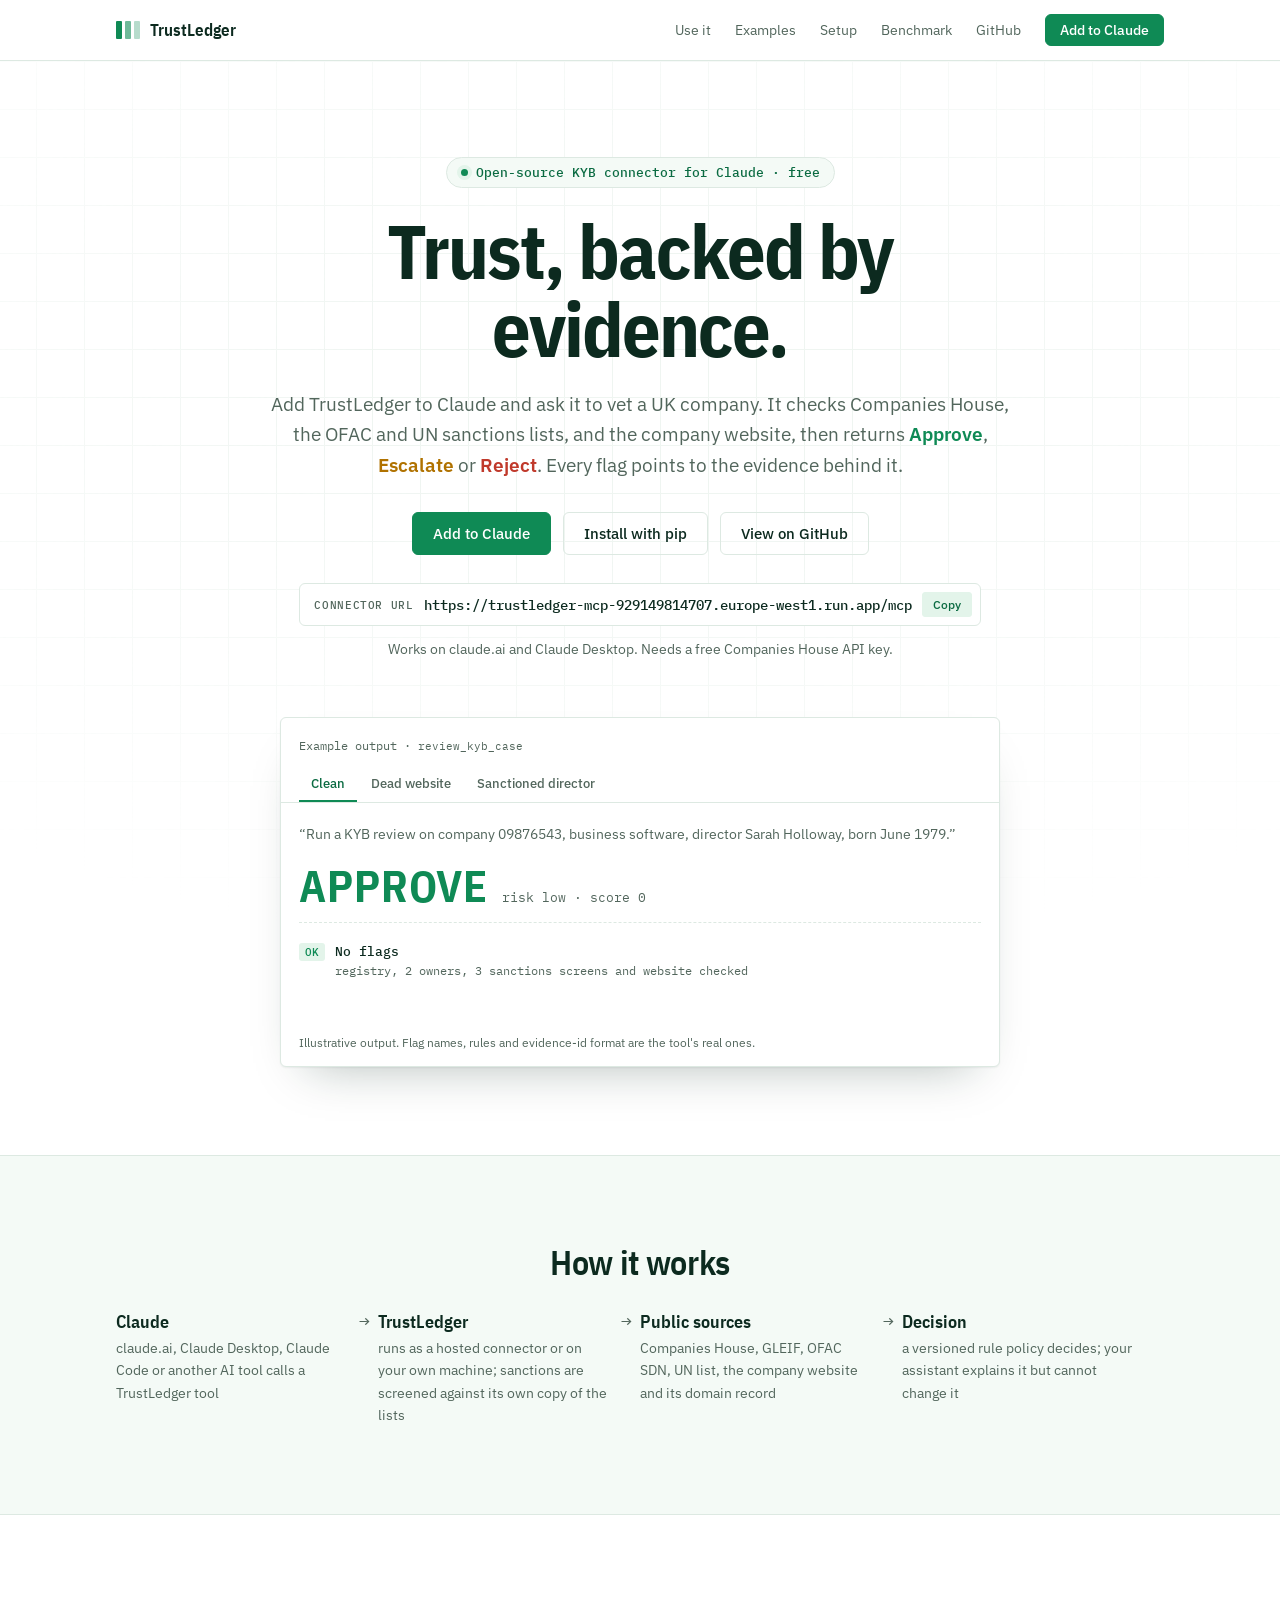
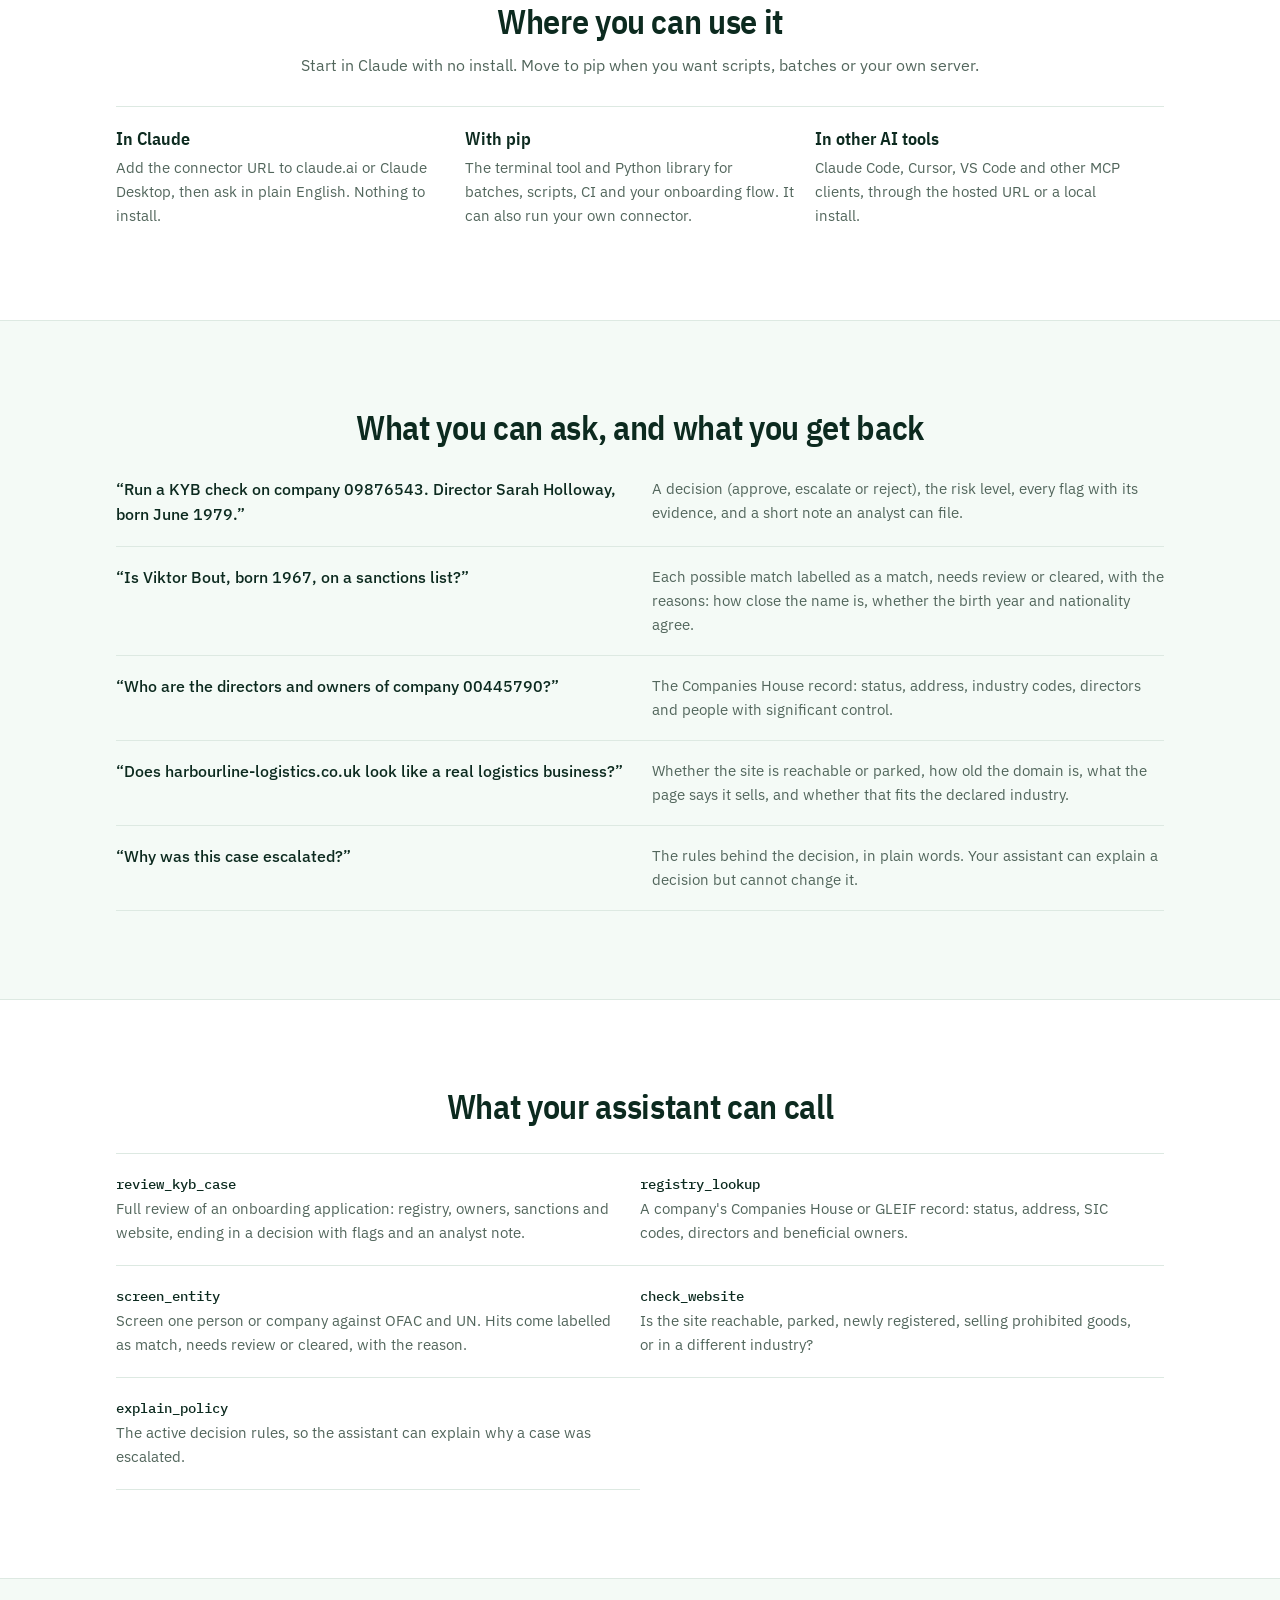
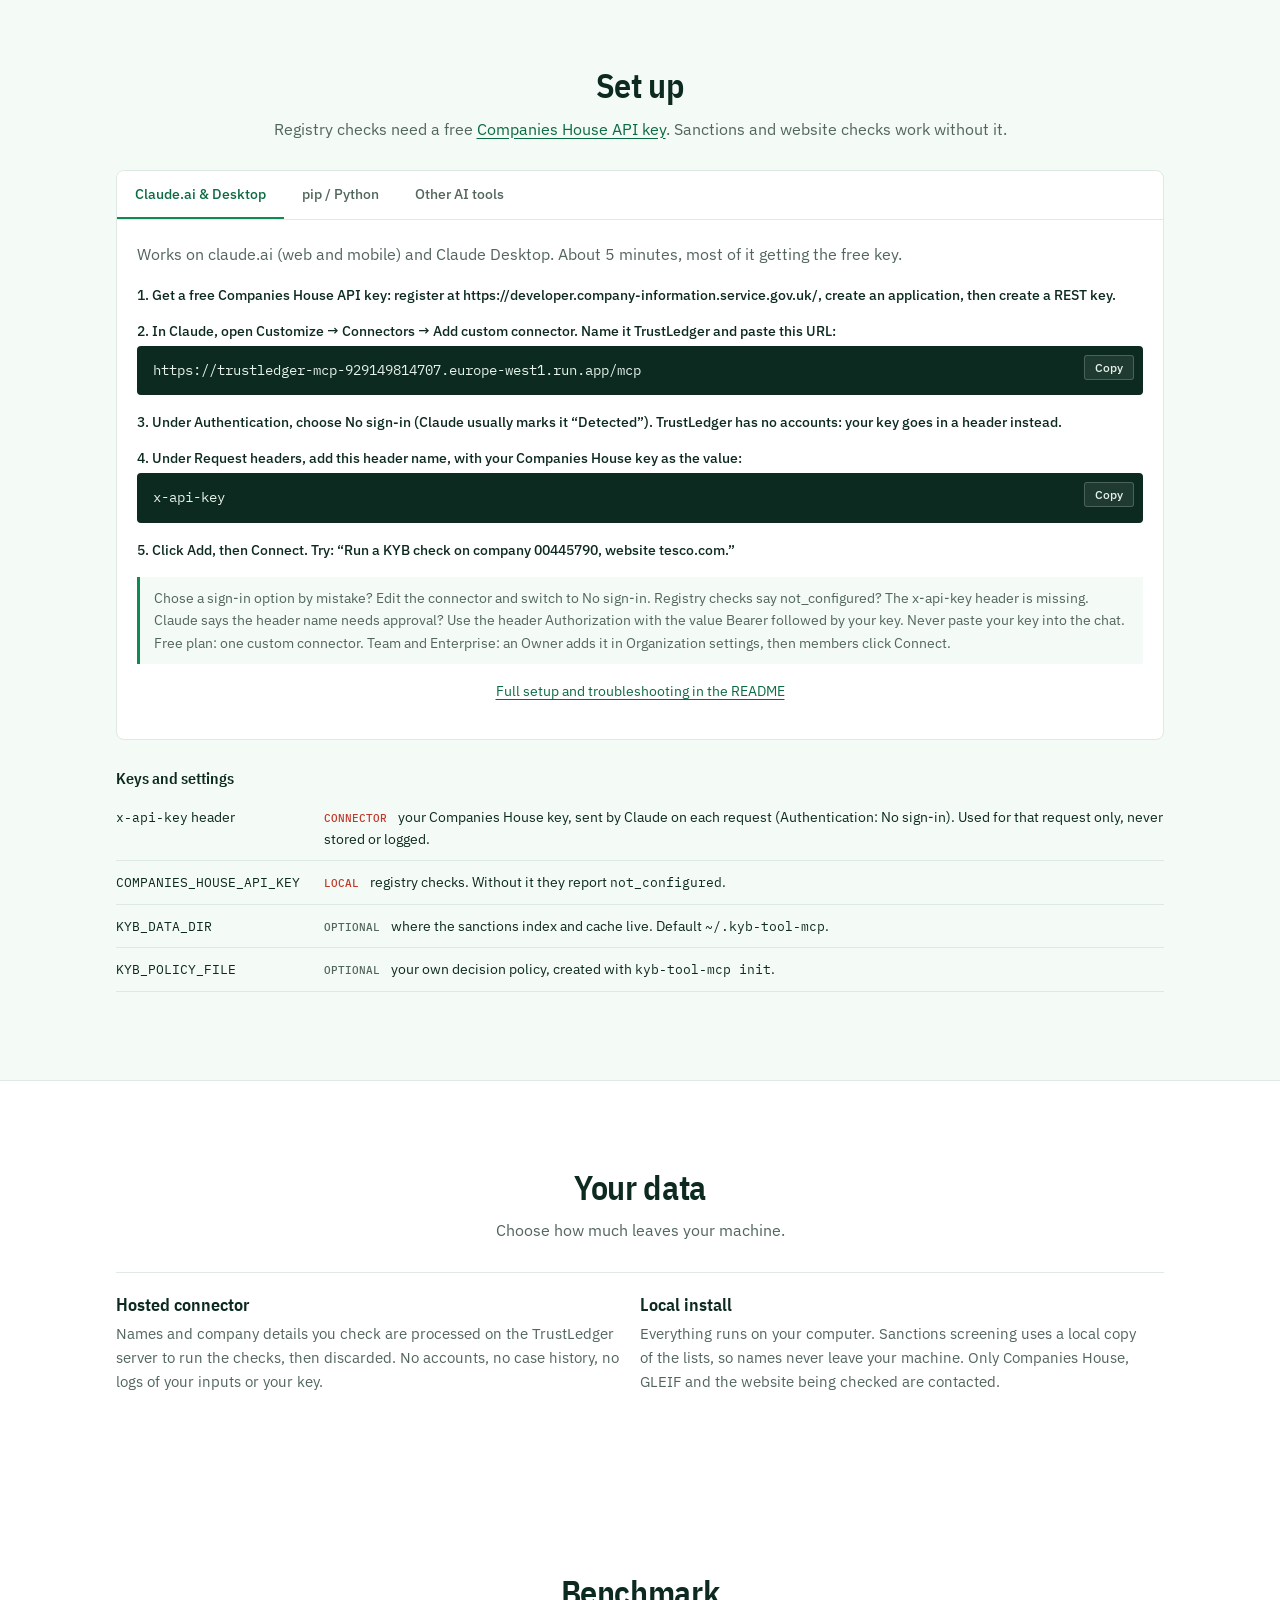
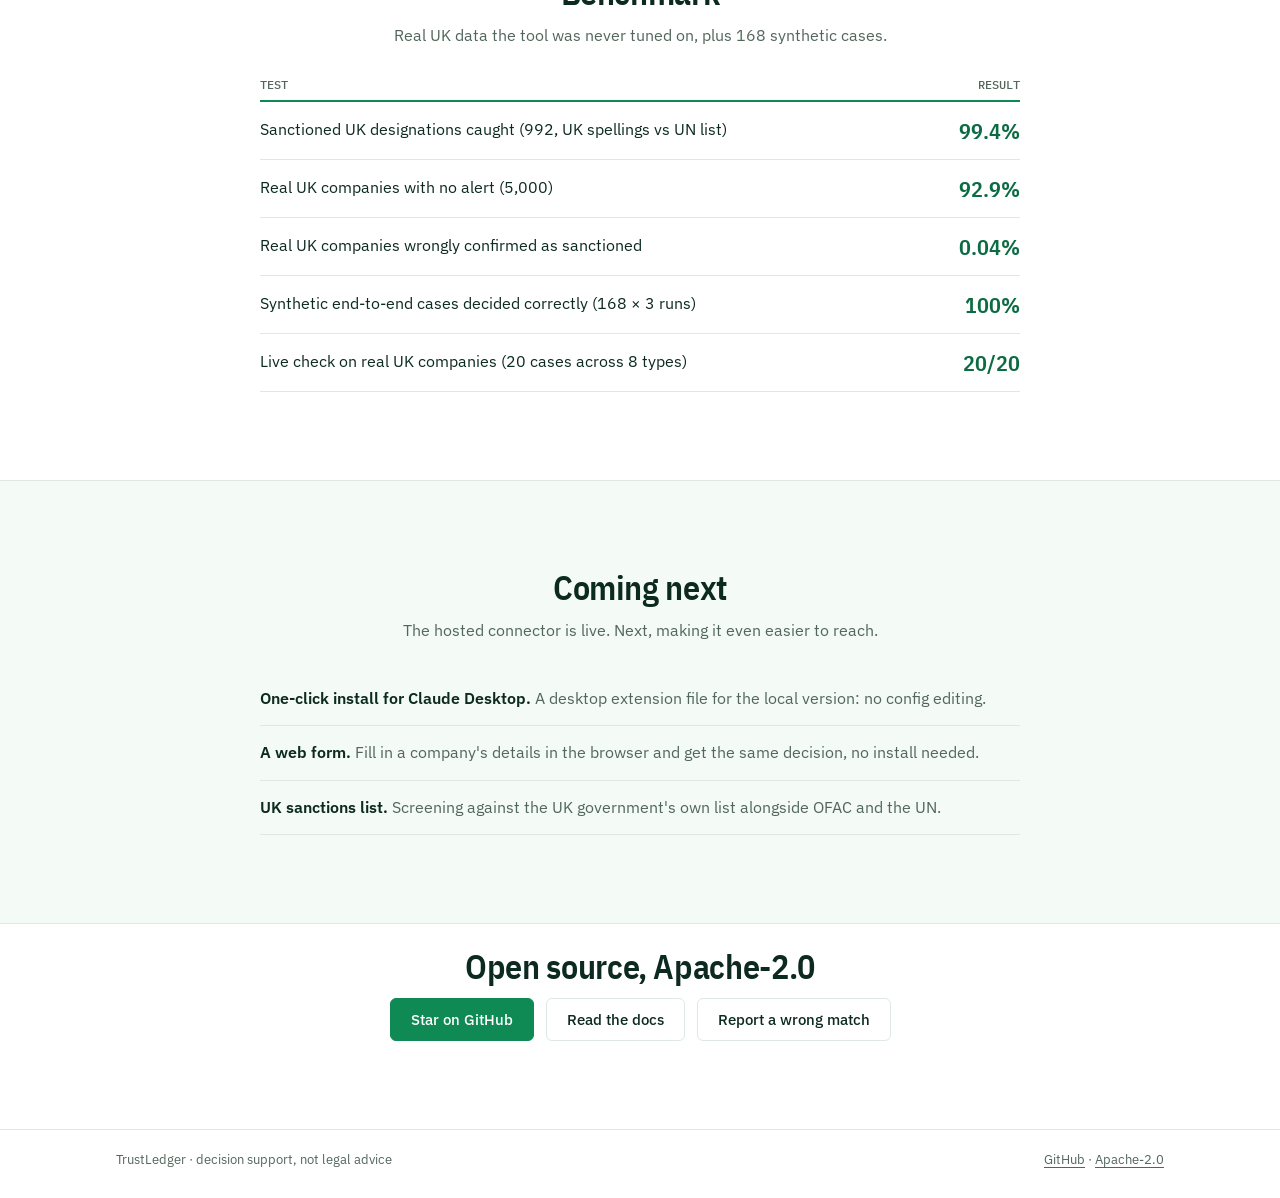
<file: website/index.html>
<!doctype html>
<html lang="en">
<head>
  <meta charset="utf-8">
  <meta name="viewport" content="width=device-width, initial-scale=1">
  <title>TrustLedger</title>
  <meta name="description" content="TrustLedger: open-source KYB connector for Claude. Checks UK companies against Companies House, the OFAC and UN sanctions lists, and the company website.">
  <link rel="icon" href="assets/favicon.svg" type="image/svg+xml">
  <link rel="preconnect" href="https://fonts.googleapis.com">
  <link rel="preconnect" href="https://fonts.gstatic.com" crossorigin>
  <link href="https://fonts.googleapis.com/css2?family=IBM+Plex+Mono:wght@400;500&family=IBM+Plex+Sans+Condensed:wght@500;600;700&family=IBM+Plex+Sans:wght@400;500;600&display=swap" rel="stylesheet">
  <link rel="stylesheet" href="styles.css">
</head>
<body>
  <a class="skip" href="#setup">Skip to setup</a>

  <nav class="nav" aria-label="Main">
    <div class="wrap nav-in">
      <a class="brand" href="./">
        <span class="mark" aria-hidden="true"><i class="a"></i><i class="e"></i><i class="r"></i></span>
        TrustLedger
      </a>
      <div class="nav-links">
        <a href="#use">Use it</a>
        <a href="#examples">Examples</a>
        <a href="#setup">Setup</a>
        <a href="#benchmark">Benchmark</a>
        <a href="https://github.com/Aditya23770/kyb-tool-mcp">GitHub</a>
        <a class="btn btn-sm btn-primary" href="#setup">Add to Claude</a>
      </div>
    </div>
  </nav>

  <main>
    <!-- Hero: the decision is the product -->
    <header class="wrap hero">
      <div class="hero-copy">
        <p class="kicker"><span class="dot"></span>Open-source KYB connector for Claude · free</p>
        <h1>Trust, backed by evidence.</h1>
        <p class="lead">Add TrustLedger to Claude and ask it to vet a UK company. It checks Companies House, the OFAC and UN sanctions lists, and the company website, then returns <b class="d-approve">Approve</b>, <b class="d-escalate">Escalate</b> or <b class="d-reject">Reject</b>. Every flag points to the evidence behind it.</p>
        <div class="actions">
          <a class="btn btn-primary" href="#setup">Add to Claude</a>
          <a class="btn" href="#setup" data-goto="pip">Install with pip</a>
          <a class="btn" href="https://github.com/Aditya23770/kyb-tool-mcp">View on GitHub</a>
        </div>
        <div class="connector" aria-label="Connector URL">
          <span class="connector-label">Connector URL</span>
          <code class="connector-url" data-f="connector-url"></code>
        </div>
        <p class="hero-note">Works on claude.ai and Claude Desktop. Needs a free Companies House API key.</p>
      </div>

      <figure class="case" aria-label="Example review output">
        <div class="case-head">
          <span class="case-label">Example output · <code>review_kyb_case</code></span>
          <div class="case-picker" role="tablist" aria-label="Example cases">
            <button role="tab" data-case="0" aria-selected="true">Clean</button>
            <button role="tab" data-case="1" aria-selected="false">Dead website</button>
            <button role="tab" data-case="2" aria-selected="false">Sanctioned director</button>
          </div>
        </div>
        <div class="case-body" aria-live="polite">
          <p class="case-ask" data-f="ask"></p>
          <div class="verdict">
            <span class="verdict-word" data-f="decision"></span>
            <span class="verdict-meta" data-f="meta"></span>
          </div>
          <ul class="flags" data-f="flags"></ul>
        </div>
        <figcaption>Illustrative output. Flag names, rules and evidence-id format are the tool's real ones.</figcaption>
      </figure>
    </header>

    <!-- How it works -->
    <section class="band" aria-labelledby="how-h">
      <div class="wrap">
        <h2 id="how-h" class="h2">How it works</h2>
        <ol class="flow">
          <li><span class="flow-k">Claude</span><span class="flow-v">claude.ai, Claude Desktop, Claude Code or another AI tool calls a TrustLedger tool</span></li>
          <li><span class="flow-k">TrustLedger</span><span class="flow-v">runs as a hosted connector or on your own machine; sanctions are screened against its own copy of the lists</span></li>
          <li><span class="flow-k">Public sources</span><span class="flow-v">Companies House, GLEIF, OFAC SDN, UN list, the company website and its domain record</span></li>
          <li><span class="flow-k">Decision</span><span class="flow-v">a versioned rule policy decides; your assistant explains it but cannot change it</span></li>
        </ol>
      </div>
    </section>

    <!-- Where you can use it -->
    <section id="use" class="wrap" aria-labelledby="use-h">
      <h2 id="use-h" class="h2">Where you can use it</h2>
      <p class="sub">Start in Claude with no install. Move to pip when you want scripts, batches or your own server.</p>
      <div class="uses">
        <div class="use"><h3>In Claude</h3><p>Add the connector URL to claude.ai or Claude Desktop, then ask in plain English. Nothing to install.</p></div>
        <div class="use"><h3>With pip</h3><p>The terminal tool and Python library for batches, scripts, CI and your onboarding flow. It can also run your own connector.</p></div>
        <div class="use"><h3>In other AI tools</h3><p>Claude Code, Cursor, VS Code and other MCP clients, through the hosted URL or a local install.</p></div>
      </div>
    </section>

    <!-- Examples -->
    <section id="examples" class="band" aria-labelledby="ex-h">
      <div class="wrap">
        <h2 id="ex-h" class="h2">What you can ask, and what you get back</h2>
        <div class="examples">
          <div class="ex">
            <p class="ex-q">“Run a KYB check on company 09876543. Director Sarah Holloway, born June 1979.”</p>
            <p class="ex-a">A decision (approve, escalate or reject), the risk level, every flag with its evidence, and a short note an analyst can file.</p>
          </div>
          <div class="ex">
            <p class="ex-q">“Is Viktor Bout, born 1967, on a sanctions list?”</p>
            <p class="ex-a">Each possible match labelled as a match, needs review or cleared, with the reasons: how close the name is, whether the birth year and nationality agree.</p>
          </div>
          <div class="ex">
            <p class="ex-q">“Who are the directors and owners of company 00445790?”</p>
            <p class="ex-a">The Companies House record: status, address, industry codes, directors and people with significant control.</p>
          </div>
          <div class="ex">
            <p class="ex-q">“Does harbourline-logistics.co.uk look like a real logistics business?”</p>
            <p class="ex-a">Whether the site is reachable or parked, how old the domain is, what the page says it sells, and whether that fits the declared industry.</p>
          </div>
          <div class="ex">
            <p class="ex-q">“Why was this case escalated?”</p>
            <p class="ex-a">The rules behind the decision, in plain words. Your assistant can explain a decision but cannot change it.</p>
          </div>
        </div>
      </div>
    </section>

    <!-- Tools -->
    <section id="tools" class="wrap" aria-labelledby="tools-h">
      <h2 id="tools-h" class="h2">What your assistant can call</h2>
      <dl class="tools">
        <div><dt><code>review_kyb_case</code></dt><dd>Full review of an onboarding application: registry, owners, sanctions and website, ending in a decision with flags and an analyst note.</dd></div>
        <div><dt><code>registry_lookup</code></dt><dd>A company's Companies House or GLEIF record: status, address, SIC codes, directors and beneficial owners.</dd></div>
        <div><dt><code>screen_entity</code></dt><dd>Screen one person or company against OFAC and UN. Hits come labelled as match, needs review or cleared, with the reason.</dd></div>
        <div><dt><code>check_website</code></dt><dd>Is the site reachable, parked, newly registered, selling prohibited goods, or in a different industry?</dd></div>
        <div><dt><code>explain_policy</code></dt><dd>The active decision rules, so the assistant can explain why a case was escalated.</dd></div>
      </dl>
    </section>

    <!-- Setup -->
    <section id="setup" class="band" aria-labelledby="setup-h">
      <div class="wrap" id="install">
        <h2 id="setup-h" class="h2">Set up</h2>
        <p class="sub">Registry checks need a free <a href="https://developer.company-information.service.gov.uk/">Companies House API key</a>. Sanctions and website checks work without it.</p>

        <div class="install">
          <div class="methods" role="tablist" aria-label="Where you use it">
            <button role="tab" data-m="claude" aria-selected="true">Claude.ai &amp; Desktop</button>
            <button role="tab" data-m="pip" aria-selected="false">pip / Python</button>
            <button role="tab" data-m="other" aria-selected="false">Other AI tools</button>
          </div>
          <div class="method-panel" role="tabpanel" aria-live="polite">
            <p class="m-intro" data-f="intro"></p>
            <div class="m-steps" data-f="steps"></div>
          </div>
        </div>

        <table class="env">
          <caption>Keys and settings</caption>
          <tbody>
            <tr><th><code>x-api-key</code> header</th><td><span class="req">Connector</span> your Companies House key, sent by Claude on each request (Authentication: No sign-in). Used for that request only, never stored or logged.</td></tr>
            <tr><th><code>COMPANIES_HOUSE_API_KEY</code></th><td><span class="req">Local</span> registry checks. Without it they report <code>not_configured</code>.</td></tr>
            <tr><th><code>KYB_DATA_DIR</code></th><td><span class="opt">Optional</span> where the sanctions index and cache live. Default <code>~/.kyb-tool-mcp</code>.</td></tr>
            <tr><th><code>KYB_POLICY_FILE</code></th><td><span class="opt">Optional</span> your own decision policy, created with <code>kyb-tool-mcp init</code>.</td></tr>
          </tbody>
        </table>
      </div>
    </section>

    <!-- Privacy -->
    <section id="privacy" class="wrap" aria-labelledby="privacy-h">
      <h2 id="privacy-h" class="h2">Your data</h2>
      <p class="sub">Choose how much leaves your machine.</p>
      <div class="uses two">
        <div class="use"><h3>Hosted connector</h3><p>Names and company details you check are processed on the TrustLedger server to run the checks, then discarded. No accounts, no case history, no logs of your inputs or your key.</p></div>
        <div class="use"><h3>Local install</h3><p>Everything runs on your computer. Sanctions screening uses a local copy of the lists, so names never leave your machine. Only Companies House, GLEIF and the website being checked are contacted.</p></div>
      </div>
    </section>

    <!-- Benchmark -->
    <section id="benchmark" class="wrap" aria-labelledby="bench-h">
      <h2 id="bench-h" class="h2">Benchmark</h2>
      <p class="sub">Real UK data the tool was never tuned on, plus 168 synthetic cases.</p>
      <table class="bench">
        <thead><tr><th scope="col">Test</th><th scope="col">Result</th></tr></thead>
        <tbody>
          <tr><td>Sanctioned UK designations caught (992, UK spellings vs UN list)</td><td data-k="cross_list">99.4%</td></tr>
          <tr><td>Real UK companies with no alert (5,000)</td><td data-k="co_no_alert">92.9%</td></tr>
          <tr><td>Real UK companies wrongly confirmed as sanctioned</td><td data-k="co_wrong">0.04%</td></tr>
          <tr><td>Synthetic end-to-end cases decided correctly (168 × 3 runs)</td><td data-k="accuracy">100%</td></tr>
          <tr><td>Live check on real UK companies (20 cases across 8 types)</td><td>20/20</td></tr>
        </tbody>
      </table>
    </section>

    <!-- Phase 2 -->
    <section id="next" class="band" aria-labelledby="next-h">
      <div class="wrap">
        <h2 id="next-h" class="h2">Coming next</h2>
        <p class="sub">The hosted connector is live. Next, making it even easier to reach.</p>
        <ul class="next">
          <li><b>One-click install for Claude Desktop.</b> A desktop extension file for the local version: no config editing.</li>
          <li><b>A web form.</b> Fill in a company's details in the browser and get the same decision, no install needed.</li>
          <li><b>UK sanctions list.</b> Screening against the UK government's own list alongside OFAC and the UN.</li>
        </ul>
      </div>
    </section>

    <!-- GitHub -->
    <section class="wrap gh" aria-labelledby="gh-h">
      <h2 id="gh-h" class="h2">Open source, Apache-2.0</h2>
      <div class="actions">
        <a class="btn btn-primary" href="https://github.com/Aditya23770/kyb-tool-mcp">Star on GitHub</a>
        <a class="btn" href="https://github.com/Aditya23770/kyb-tool-mcp#readme">Read the docs</a>
        <a class="btn" href="https://github.com/Aditya23770/kyb-tool-mcp/issues">Report a wrong match</a>
      </div>
    </section>
  </main>

  <footer class="foot">
    <div class="wrap foot-in">
      <span>TrustLedger · decision support, not legal advice</span>
      <span><a href="https://github.com/Aditya23770/kyb-tool-mcp">GitHub</a> · <a href="https://github.com/Aditya23770/kyb-tool-mcp/blob/main/LICENSE">Apache-2.0</a></span>
    </div>
  </footer>

  <script src="app.js"></script>
</body>
</html>
</file>
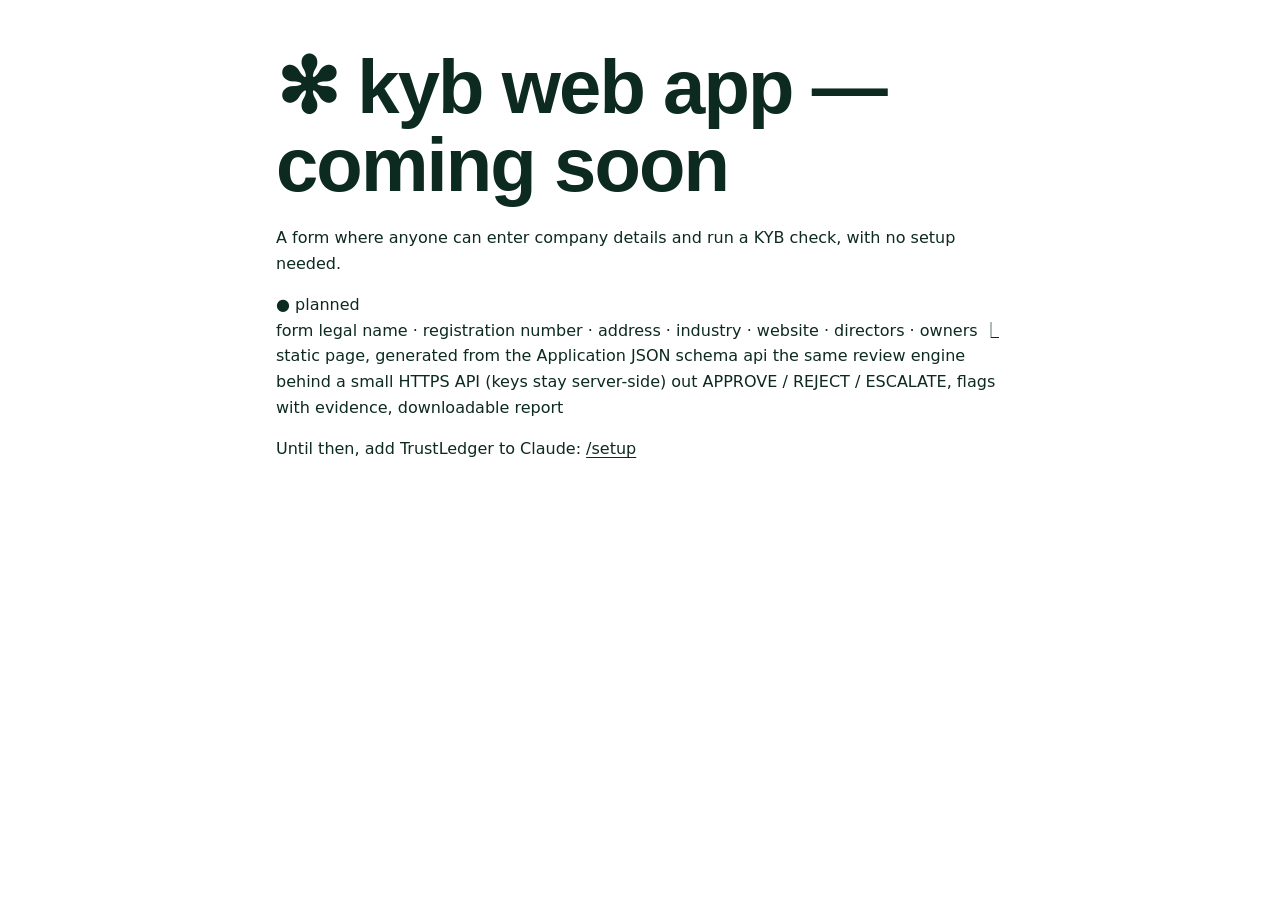
<file: website/app/index.html>
<!doctype html>
<html lang="en"><head><meta charset="utf-8"><meta name="viewport" content="width=device-width, initial-scale=1">
<title>KYB web app · kyb-tool-mcp</title><link rel="icon" href="../assets/favicon.svg" type="image/svg+xml">
<link href="https://fonts.googleapis.com/css2?family=JetBrains+Mono:wght@400;600&display=swap" rel="stylesheet">
<link rel="stylesheet" href="../styles.css"></head>
<body><main style="max-width:760px;margin:0 auto;padding:48px 16px">
<div class="welcome"><h1><span class="star">✻</span> kyb web app <span class="faint">— coming soon</span></h1>
<p>A form where anyone can enter company details and run a KYB check, with no setup needed.</p></div>
<div class="term"><div class="term-head">● planned</div><div class="term-body"><span class="dim">form</span>  legal name · registration number · address · industry · website · directors · owners
<span class="dim">  ⎿</span>  static page, generated from the Application JSON schema
<span class="dim">api</span>   the same review engine behind a small HTTPS API (keys stay server-side)
<span class="dim">out</span>   APPROVE / REJECT / ESCALATE, flags with evidence, downloadable report</div></div>
<p class="dim">Until then, add TrustLedger to Claude: <a href="../#setup">/setup</a></p>
</main></body></html>
</file>
<file: website/styles.css>
/* Tokens: cool paper + ink, and the three decision colours as the only accents. */
:root {
  /* White + green, with deep forest ink. Amber and red appear only as decision meanings. */
  --paper: #ffffff; --surface: #f4faf6; --ink: #0c2a1f; --muted: #52665c; --line: #dde9e2;
  --brand: #0f8a55; --brand-dark: #0b6b42; --brand-soft: #e3f4ea;
  --approve: #0f8a55; --escalate: #b07200; --reject: #c0392b;
  --approve-bg: #e3f4ea; --escalate-bg: #fcf1d9; --reject-bg: #fbe6e3;
  --code-bg: #0c2a1f; --code-fg: #e6f2eb;
  --display: "IBM Plex Sans Condensed", "Arial Narrow", sans-serif;
  --body: "IBM Plex Sans", system-ui, sans-serif;
  --mono: "IBM Plex Mono", ui-monospace, Consolas, monospace;
  color-scheme: light;
}
* { box-sizing: border-box; }
html { scroll-behavior: smooth; }
body { margin: 0; background: var(--paper); color: var(--ink); font: 16px/1.6 var(--body); }
a { color: inherit; text-underline-offset: 3px; }
code { font-family: var(--mono); font-size: .9em; }
:focus-visible { outline: 2px solid var(--brand); outline-offset: 2px; border-radius: 3px; }
.wrap { max-width: 1080px; margin: 0 auto; padding-inline: 16px; }
.skip { position: absolute; left: -999px; }
.skip:focus { left: 16px; top: 8px; background: var(--surface); padding: 6px 10px; z-index: 10; }

/* Nav */
.nav { position: sticky; top: 0; z-index: 5; background: var(--paper); border-bottom: 1px solid var(--line); }
.nav-in { display: flex; align-items: center; justify-content: space-between; height: 60px; }
.brand { display: flex; align-items: center; gap: 10px; font: 600 17px var(--display); text-decoration: none; }
.mark { display: flex; gap: 3px; }
.mark i { width: 6px; height: 18px; border-radius: 1px; }
.mark .a { background: var(--brand); } .mark .e { background: var(--brand); opacity: .6; } .mark .r { background: var(--brand); opacity: .3; }
.nav-links { display: flex; align-items: center; gap: 24px; font-size: 14px; }
.nav-links a:not(.btn) { text-decoration: none; color: var(--muted); }
.nav-links a:not(.btn):hover { color: var(--ink); }

/* Buttons */
.btn { display: inline-block; padding: 11px 20px; border: 1px solid var(--line); border-radius: 6px;
  font: 500 15px var(--body); text-decoration: none; background: transparent; color: var(--ink); }
.btn:hover { background: var(--surface); border-color: var(--brand); }
.btn-primary { background: var(--brand); border-color: var(--brand); color: #fff; }
.btn-primary:hover { background: var(--brand-dark); border-color: var(--brand-dark); }
.btn-sm { padding: 6px 14px; font-size: 14px; }
.actions { display: flex; flex-wrap: wrap; gap: 12px; }

/* Hero: centred */
.hero { text-align: center; padding-top: 96px; padding-bottom: 88px; position: relative; }
.hero::before { content: ""; position: absolute; inset: 0 -50vw; z-index: -1; pointer-events: none;
  background-image: linear-gradient(var(--line) 1px, transparent 1px), linear-gradient(90deg, var(--line) 1px, transparent 1px);
  background-size: 48px 48px; opacity: .45;
  -webkit-mask-image: radial-gradient(ellipse 60% 70% at 50% 30%, #000 20%, transparent 75%);
          mask-image: radial-gradient(ellipse 60% 70% at 50% 30%, #000 20%, transparent 75%); }
.hero-copy { max-width: 760px; margin: 0 auto; }
.kicker { display: inline-flex; color: var(--brand-dark) !important; align-items: center; gap: 8px; font: 500 13px var(--mono); color: var(--muted);
  margin: 0 0 24px; padding: 6px 14px; border: 1px solid var(--line); border-radius: 999px; background: var(--surface); }
.dot { width: 7px; height: 7px; border-radius: 50%; background: var(--brand); box-shadow: 0 0 0 4px var(--brand-soft); }
h1 { font: 700 clamp(40px, 6.4vw, 76px)/1.02 var(--display); letter-spacing: -0.025em; margin: 0 0 22px; }
.lead { font-size: 19px; color: var(--muted); margin: 0 auto 32px; max-width: 40em; }
.lead b { font-weight: 600; }
.hero .actions { justify-content: center; }
.hero .case { max-width: 720px; margin: 56px auto 0; text-align: left; }
.d-approve { color: var(--approve); } .d-escalate { color: var(--escalate); } .d-reject { color: var(--reject); }

/* Signature: the case card */
.case { margin: 0; background: var(--paper); border: 1px solid var(--line); border-radius: 6px;
  box-shadow: 0 1px 2px rgba(12, 42, 31, .06), 0 24px 48px -28px rgba(12, 42, 31, .35); overflow: hidden; }
.case-head { padding: 14px 18px 0; border-bottom: 1px solid var(--line); }
.case-label { font: 12px var(--mono); color: var(--muted); }
.case-picker { display: flex; gap: 2px; margin-top: 10px; overflow-x: auto; }
.case-picker button { font: 500 13px var(--body); padding: 8px 12px; border: 0; background: none; color: var(--muted);
  border-bottom: 2px solid transparent; cursor: pointer; white-space: nowrap; }
.case-picker button[aria-selected="true"] { color: var(--brand-dark); border-bottom-color: var(--brand); }
.case-body { padding: 20px 18px 8px; min-height: 220px; }
.case-ask { font-size: 14px; color: var(--muted); margin: 0 0 18px; }
.verdict { display: flex; align-items: baseline; gap: 14px; flex-wrap: wrap; padding-bottom: 14px;
  border-bottom: 1px dashed var(--line); margin-bottom: 12px; }
.verdict-word { font: 700 44px/1 var(--display); letter-spacing: .02em; text-transform: uppercase; }
.verdict-word.approve { color: var(--approve); } .verdict-word.escalate { color: var(--escalate); } .verdict-word.reject { color: var(--reject); }
.verdict-meta { font: 13px var(--mono); color: var(--muted); }
.flags { list-style: none; margin: 0; padding: 0; }
.flags li { display: grid; grid-template-columns: auto 1fr; gap: 2px 10px; padding: 8px 0; font-size: 14px; }
.sev { font: 500 11px var(--mono); text-transform: uppercase; padding: 2px 6px; border-radius: 3px; height: fit-content; }
.sev.critical { background: var(--reject-bg); color: var(--reject); }
.sev.high { background: var(--escalate-bg); color: var(--escalate); }
.sev.ok { background: var(--approve-bg); color: var(--approve); }
.flag-code { font: 500 13px var(--mono); }
.flag-ev { grid-column: 2; font: 12px var(--mono); color: var(--muted); }
.case figcaption { font-size: 12px; color: var(--muted); padding: 10px 18px 14px; }
@media (prefers-reduced-motion: no-preference) {
  .case-body.swap .verdict-word { animation: stamp .35s cubic-bezier(.2, .9, .3, 1.2); }
  @keyframes stamp { from { opacity: 0; transform: scale(1.12); } to { opacity: 1; transform: none; } }
}

/* Sections */
section { padding: 88px 0; }
.band { background: var(--surface); border-top: 1px solid var(--line); border-bottom: 1px solid var(--line); }
.h2 { font: 600 34px/1.1 var(--display); letter-spacing: -0.01em; margin: 0 0 12px; text-align: center; }
.sub { text-align: center; }
.sub { color: var(--muted); margin: 0 0 28px; }
.sub a { color: var(--brand-dark); }
.small { font-size: 14px; margin-top: 16px; }

.flow { list-style: none; margin: 28px 0 0; padding: 0; display: grid; grid-template-columns: repeat(4, 1fr); gap: 0; counter-reset: none; }
.flow li { position: relative; min-width: 0; padding: 0 28px 0 0; }
.flow li:not(:last-child)::after { content: "→"; position: absolute; right: 8px; top: 0; color: var(--muted); font: 18px var(--mono); }
.flow-k { display: block; font: 600 18px var(--display); margin-bottom: 4px; }
.flow-v { display: block; font-size: 14px; color: var(--muted); }

.tools { margin: 28px 0 0; display: grid; grid-template-columns: minmax(0, 1fr) minmax(0, 1fr); border-top: 1px solid var(--line); }
.tools div { padding: 20px 24px 20px 0; border-bottom: 1px solid var(--line); }
.tools dt { font: 500 15px var(--mono); margin-bottom: 4px; }
.tools dd { margin: 0; color: var(--muted); font-size: 15px; }

/* Install */
.install { border: 1px solid var(--line); border-radius: 8px; background: var(--paper); overflow: hidden; }
.methods { display: flex; border-bottom: 1px solid var(--line); overflow-x: auto; }
.methods button { font: 500 14px var(--body); padding: 14px 18px; border: 0; background: none; color: var(--muted);
  border-bottom: 2px solid transparent; cursor: pointer; white-space: nowrap; }
.methods button[aria-selected="true"] { color: var(--brand-dark); border-bottom-color: var(--brand); background: var(--paper); }
.method-panel { padding: 22px 20px 8px; }
.m-intro { margin: 0 0 18px; color: var(--muted); }
.m-step { margin-bottom: 18px; }
.m-step-label { font: 500 14px var(--body); margin: 0 0 6px; }
.code { position: relative; background: var(--code-bg); color: var(--code-fg); border-radius: 4px; padding: 14px 76px 14px 16px; overflow: hidden; }
.code pre { margin: 0; font: 13.5px/1.6 var(--mono); white-space: pre; overflow-x: auto; }
.copy { position: absolute; top: 9px; right: 9px; font: 500 12px var(--body); color: var(--code-fg); cursor: pointer;
  background: rgba(255, 255, 255, .08); border: 1px solid rgba(255, 255, 255, .2); border-radius: 3px; padding: 4px 10px; }
.copy:hover { background: rgba(255, 255, 255, .16); }
.env { width: 100%; border-collapse: collapse; margin-top: 28px; font-size: 14px; }
.env caption { text-align: left; font: 600 16px var(--display); margin-bottom: 8px; }
.env th, .env td { text-align: left; padding: 10px 0; border-bottom: 1px solid var(--line); vertical-align: top; }
.env th { font-weight: 400; padding-right: 24px; white-space: nowrap; }
.req, .opt { font: 500 11px var(--mono); text-transform: uppercase; margin-right: 8px; }
.req { color: var(--reject); } .opt { color: var(--muted); }

/* Benchmark */
.bench { width: 100%; max-width: 760px; border-collapse: collapse; }
.bench th { text-align: left; font: 500 12px var(--mono); text-transform: uppercase; color: var(--muted); padding: 0 0 8px; border-bottom: 2px solid var(--brand); }
.bench th:last-child, .bench td:last-child { text-align: right; }
.bench td { padding: 14px 0; border-bottom: 1px solid var(--line); }
.bench td:last-child { font: 600 22px var(--display); padding-left: 24px; white-space: nowrap; color: var(--brand-dark); }

.gh { padding-top: 24px; }
.foot { border-top: 1px solid var(--line); font-size: 13px; color: var(--muted); }
.foot-in { display: flex; justify-content: space-between; flex-wrap: wrap; gap: 8px; padding-top: 20px; padding-bottom: 28px; }

/* Responsive */
@media (max-width: 900px) {
  .hero { padding-top: 56px; padding-bottom: 56px; }
  .flow { grid-template-columns: 1fr 1fr; gap: 24px; }
  .flow li::after { display: none; }
}
@media (max-width: 600px) {
  .nav-links a:not(.btn) { display: none; }
  .tools { grid-template-columns: minmax(0, 1fr); }
  .env tr { display: block; padding: 10px 0; border-bottom: 1px solid var(--line); }
  .env th, .env td { display: block; border: 0; padding: 2px 0; }
  .bench td:last-child { font-size: 18px; }
  .flow { grid-template-columns: 1fr; }
  .verdict-word { font-size: 36px; }
  section { padding: 56px 0; }
}

/* Where / examples / next */
.uses { display: grid; grid-template-columns: repeat(3, minmax(0, 1fr)); gap: 0; margin-top: 8px; border-top: 1px solid var(--line); }
.use { padding: 20px 20px 4px 0; }
.use h3 { font: 600 18px var(--display); margin: 0 0 6px; }
.use p { margin: 0; font-size: 15px; color: var(--muted); }
.examples { display: grid; gap: 0; margin-top: 8px; }
.ex { display: grid; grid-template-columns: minmax(0, 1fr) minmax(0, 1fr); gap: 24px; padding: 18px 0; border-bottom: 1px solid var(--line); }
.ex p { margin: 0; }
.ex-q { font-weight: 500; }
.ex-a { color: var(--muted); font-size: 15px; }
.next { list-style: none; margin: 0; padding: 0; max-width: 760px; }
.next li { padding: 14px 0; border-bottom: 1px solid var(--line); color: var(--muted); }
.next b { color: var(--ink); font-weight: 600; }
@media (max-width: 900px) { .uses { grid-template-columns: minmax(0, 1fr) minmax(0, 1fr); } }
@media (max-width: 600px) { .uses, .ex { grid-template-columns: minmax(0, 1fr); } .ex { gap: 6px; } }

.env caption { text-align: left; }
.bench { margin: 0 auto; }
#benchmark .small { text-align: center; }
.next { margin: 0 auto; }
.gh .actions { justify-content: center; }

/* Hosted connector URL in the hero */
.connector { display: inline-flex; align-items: center; gap: 10px; flex-wrap: wrap; justify-content: center;
  max-width: 100%; margin: 28px auto 0; padding: 8px 8px 8px 14px; border: 1px solid var(--line); border-radius: 6px;
  background: var(--paper); }
.connector-label { font: 500 11px var(--mono); text-transform: uppercase; letter-spacing: .06em; color: var(--muted); }
.connector-url { font: 500 14px var(--mono); color: var(--ink); overflow-wrap: anywhere; min-width: 0; }
.copy.copy-light { position: static; color: var(--brand-dark); background: var(--brand-soft); border-color: var(--brand-soft); }
.copy.copy-light:hover { background: var(--surface); border-color: var(--brand); }
.hero-note { font-size: 14px; color: var(--muted); margin: 12px 0 0; }
.m-note { font-size: 14px; color: var(--muted); margin: 0 0 8px; padding: 10px 14px; border-left: 3px solid var(--brand);
  background: var(--surface); }
.uses.two { grid-template-columns: repeat(2, minmax(0, 1fr)); }
@media (max-width: 600px) {
  .uses, .uses.two { grid-template-columns: minmax(0, 1fr); }
  .connector { padding: 10px 12px; }
}
</file>
